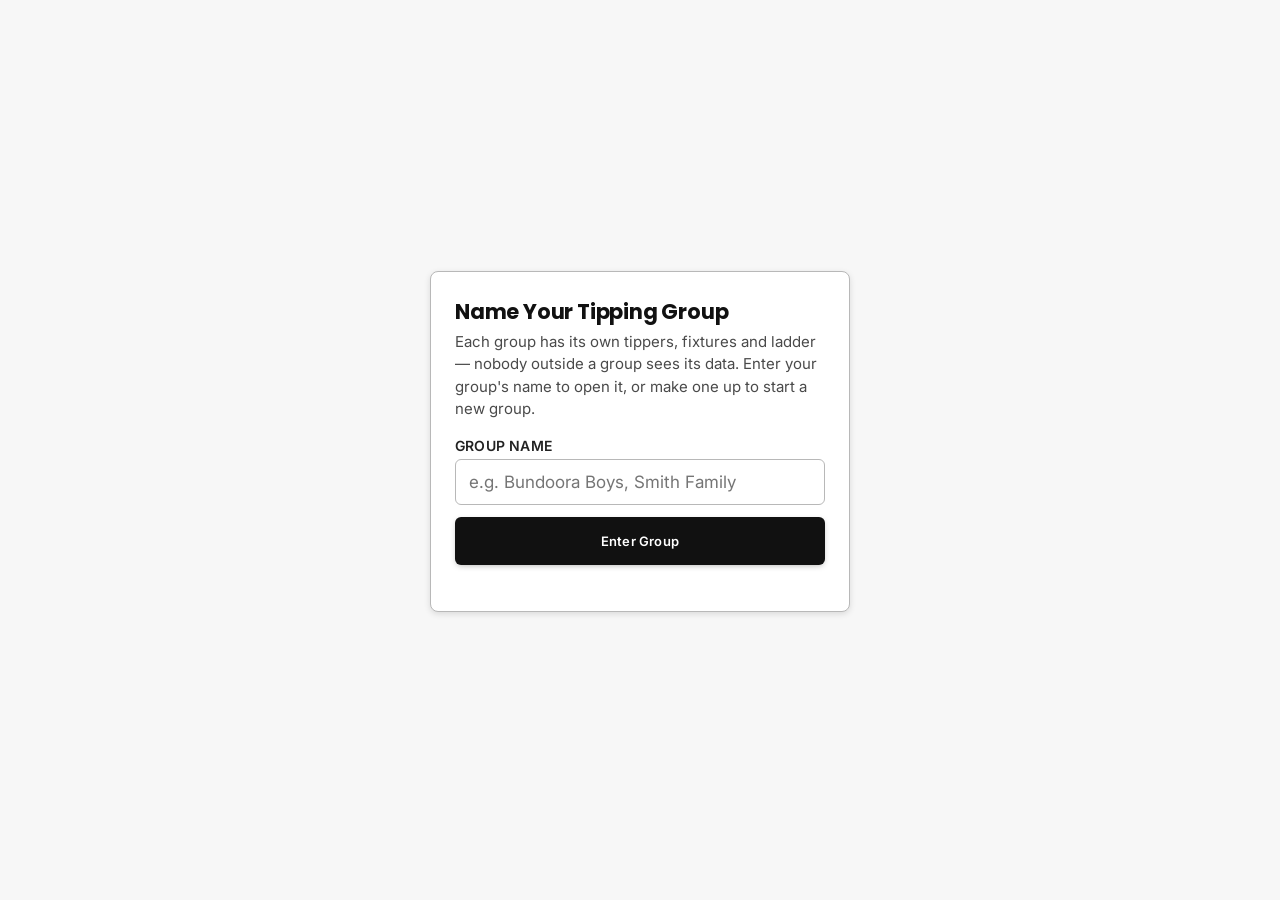
<file: index.html>
<!DOCTYPE html>
<html lang="en">
<head>
<meta charset="UTF-8">
<meta name="viewport" content="width=device-width, initial-scale=1.0">
<title>Footy Tipping — Leaderboard</title>
<link rel="preconnect" href="https://fonts.googleapis.com">
<link href="https://fonts.googleapis.com/css2?family=Poppins:wght@600;700;800&family=Inter:wght@400;500;600;700&display=swap" rel="stylesheet">
<style>
  :root{
    --brand:#0066CC;
    --brand-dark:#004A99;
    --brand-light:#E6F0FF;
    --ink:#111111;
    --muted:#4A4A4A;
    --paper:#F7F7F7;
    --card:#FFFFFF;
    --line:#B8B8B8;
    --success:#006B3C;
    --danger:#B00020;
  }
  *{box-sizing:border-box;}
  body{
    margin:0;
    background:var(--paper);
    color:var(--ink);
    font-family:'Inter',sans-serif;
    font-size:16px;
    min-height:100vh;
    -webkit-font-smoothing:antialiased;
    -moz-osx-font-smoothing:grayscale;
  }
  header.scoreboard{
    background:var(--card);
    color:var(--ink);
    padding:36px 20px 28px;
    text-align:center;
    position:relative;
    box-shadow:0 1px 0 rgba(43,41,37,0.06), 0 8px 24px -18px rgba(43,41,37,0.25);
  }
  header.scoreboard::after{
    content:"";
    position:absolute;
    left:0;right:0;bottom:0;
    height:3px;
    background:linear-gradient(90deg, var(--brand), var(--brand-dark));
  }
  header.scoreboard h1{
    font-family:'Poppins',sans-serif;
    font-weight:700;
    font-size:clamp(26px,5.5vw,38px);
    letter-spacing:-0.5px;
    margin:0 0 8px;
    color:var(--ink);
  }
  header.scoreboard p{
    display:inline-block;
    font-family:'Inter',sans-serif;
    font-weight:600;
    font-size:14px;
    letter-spacing:1px;
    text-transform:uppercase;
    color:var(--brand);
    background:var(--brand-light);
    padding:6px 16px;
    border-radius:6px;
    margin:0;
  }
  .banner{
    background:var(--brand-dark);
    color:#fff;
    font-family:'Inter',sans-serif;
    font-size:13px;
    font-weight:500;
    line-height:1.6;
    padding:12px 16px;
    text-align:center;
    box-shadow:inset 0 -1px 0 rgba(255,255,255,0.08);
  }
  .banner strong{color:#fff;text-decoration:underline;text-underline-offset:2px;}
  .backup-row{
    display:flex;
    gap:10px;
    justify-content:center;
    flex-wrap:wrap;
    padding:18px 20px 20px;
  }
  .backup-row .btn{font-size:14px;padding:9px 14px;}
  nav.tabs{
    display:flex;
    justify-content:center;
    gap:4px;
    background:var(--card);
    border-bottom:1px solid var(--line);
    flex-wrap:wrap;
    padding:10px 12px;
  }
  nav.tabs button{
    flex:1 1 auto;
    min-width:100px;
    background:transparent;
    border:none;
    border-radius:6px;
    color:var(--muted);
    font-family:'Inter',sans-serif;
    font-weight:600;
    font-size:16px;
    letter-spacing:0;
    padding:13px 16px;
    cursor:pointer;
    transition:color .15s ease, background .15s ease;
  }
  nav.tabs button:hover{color:var(--ink);background:var(--paper);}
  nav.tabs button.active{
    color:#fff;
    background:var(--brand);
    box-shadow:0 4px 10px -4px rgba(204,51,0,0.5);
  }
  main{
    max-width:840px;
    margin:0 auto;
    padding:28px 16px 80px;
  }
  .card{
    background:var(--card);
    border:1px solid var(--line);
    border-radius:8px;
    padding:24px;
    margin-bottom:18px;
    box-shadow:0 1px 2px rgba(43,41,37,0.03), 0 12px 28px -20px rgba(43,41,37,0.18);
  }
  .card h2{
    font-family:'Poppins',sans-serif;
    font-weight:700;
    font-size:21px;
    letter-spacing:-0.2px;
    margin:0 0 4px;
    color:var(--ink);
  }
  .card .sub{
    font-size:16px;
    color:var(--muted);
    margin:0 0 16px;
    line-height:1.5;
  }
  label{
    display:block;
    font-size:14px;
    font-weight:600;
    letter-spacing:0.2px;
    text-transform:uppercase;
    color:var(--muted);
    margin-bottom:5px;
    font-family:'Inter',sans-serif;
  }
  input[type=text], input[type=date], select, textarea{
    width:100%;
    padding:10px 13px;
    border:1.5px solid var(--line);
    border-radius:6px;
    font-family:'Inter',sans-serif;
    font-size:17px;
    background:#FFFFFF;
    color:var(--ink);
    transition:border-color .15s ease, box-shadow .15s ease;
  }
  textarea{
    font-family:'Inter',sans-serif;
    font-size:13.5px;
    resize:vertical;
    min-height:100px;
    line-height:1.6;
  }
  input:focus, select:focus, textarea:focus{
    outline:none;
    border-color:var(--brand);
    box-shadow:0 0 0 4px #99C7FF;
  }
  button:focus-visible{
    outline:3px solid #005FCC;
    outline-offset:2px;
  }
  .row{
    display:grid;
    grid-template-columns:1fr 1fr;
    gap:10px;
    margin-bottom:10px;
  }
  .row3{
    display:grid;
    grid-template-columns:80px 1fr 1fr 130px auto;
    gap:8px;
    align-items:end;
    margin-bottom:10px;
  }
  @media (max-width:640px){
    .row3{grid-template-columns:1fr 1fr;}
  }
  .btn{
    background:var(--brand);
    color:#fff;
    border:none;
    padding:11px 18px;
    font-family:'Inter',sans-serif;
    font-weight:600;
    font-size:13px;
    letter-spacing:0.2px;
    cursor:pointer;
    border-radius:6px;
    transition:background .15s ease, transform .1s ease, box-shadow .15s ease;
    box-shadow:0 2px 6px -2px rgba(204,51,0,0.4);
  }
  .btn:hover{background:var(--brand-dark);transform:translateY(-1px);box-shadow:0 4px 12px -3px rgba(204,51,0,0.45);}
  .btn:active{transform:scale(0.98) translateY(0);}
  .btn.gold{background:var(--ink);color:#fff;box-shadow:0 2px 6px -2px rgba(43,41,37,0.4);}
  .btn.gold:hover{background:#000;box-shadow:0 4px 12px -3px rgba(43,41,37,0.45);}
  .btn.ghost{
    background:transparent;
    color:var(--brand);
    border:1.5px solid var(--brand);
    box-shadow:none;
  }
  .btn.ghost:hover{background:var(--brand-light);box-shadow:none;transform:translateY(-1px);}
  .btn:disabled{opacity:.5;cursor:not-allowed;transform:none;}

  details.bulk{
    border:1.5px dashed var(--line);
    border-radius:6px;
    padding:14px 16px;
    margin-top:16px;
    background:var(--paper);
  }
  details.bulk summary{
    cursor:pointer;
    font-family:'Inter',sans-serif;
    font-weight:600;
    font-size:13px;
    color:var(--brand);
  }
  details.bulk .help{
    font-size:12.5px;
    color:var(--muted);
    margin:10px 0;
    line-height:1.6;
  }
  details.bulk code{
    background:var(--brand-light);
    color:var(--brand-dark);
    padding:2px 6px;
    border-radius:4px;
    font-size:11.5px;
    font-weight:600;
  }
  .import-summary{
    font-family:'Inter',sans-serif;
    font-weight:600;
    font-size:12.5px;
    margin-top:10px;
  }
  .import-summary.ok{color:var(--success);}
  .import-summary.warn{color:var(--danger);}
  .error-list{
    margin:8px 0 0;
    padding-left:18px;
    font-size:12.5px;
    color:var(--danger);
    max-height:160px;
    overflow-y:auto;
  }
  .error-list li{margin-bottom:3px;}

  .fixture-row{
    display:grid;
    grid-template-columns:48px 1fr auto;
    align-items:center;
    gap:10px;
    padding:10px 0;
    border-bottom:1px solid var(--line);
    font-size:16px;
  }
  .fixture-row:last-child{border-bottom:none;}
  .rnd-badge{
    font-family:'Inter',sans-serif;
    font-weight:700;
    font-size:14px;
    background:var(--brand-light);
    color:var(--brand-dark);
    padding:4px 7px;
    border-radius:6px;
    text-align:center;
  }
  .matchup{display:flex;align-items:center;gap:6px;flex-wrap:wrap;}
  .swatch{
    display:inline-block;
    width:10px;height:10px;
    border-radius:50%;
    flex:none;
    border:1px solid rgba(0,0,0,0.15);
  }
  .vs{color:var(--muted);font-family:'Inter',sans-serif;font-size:14px;font-weight:500;}

  .team-toggle{
    display:flex;
    border:1.5px solid var(--line);
    border-radius:6px;
    overflow:hidden;
    margin:6px 0 14px;
  }
  .team-toggle button{
    flex:1;
    border:none;
    background:var(--card);
    padding:13px 8px;
    font-family:'Inter',sans-serif;
    font-size:13.5px;
    font-weight:600;
    cursor:pointer;
    display:flex;
    align-items:center;
    justify-content:center;
    gap:6px;
    color:var(--ink);
    border-right:1.5px solid var(--line);
    text-align:center;
  }
  .team-toggle button:last-child{border-right:none;}
  .team-toggle button.selected{
    color:#fff;
  }
  .game-block{
    padding:12px 0;
    border-bottom:1px solid var(--line);
  }
  .game-block:last-child{border-bottom:none;}
  .game-meta{
    font-family:'Inter',sans-serif;
    font-weight:600;
    font-size:11.5px;
    color:var(--muted);
    letter-spacing:0.3px;
    text-transform:uppercase;
    margin-bottom:4px;
  }

  table.ladder{
    width:100%;
    border-collapse:collapse;
    font-size:14.5px;
  }
  table.ladder th{
    text-align:left;
    font-family:'Inter',sans-serif;
    font-weight:700;
    font-size:11.5px;
    letter-spacing:0.3px;
    text-transform:uppercase;
    color:var(--muted);
    border-bottom:2px solid var(--ink);
    padding:9px 6px;
  }
  table.ladder td{
    padding:11px 6px;
    border-bottom:1px solid var(--line);
    transition:background .1s ease;
  }
  table.ladder tbody tr:hover td{background:var(--paper);}
  table.ladder tr:first-child td{
    font-weight:700;
  }
  .points-cell{
    font-family:'Poppins',sans-serif;
    font-weight:700;
    font-size:17px;
    color:var(--brand);
  }
  .bar-wrap{
    background:var(--line);
    height:7px;
    border-radius:4px;
    overflow:hidden;
    margin-top:4px;
  }
  .bar{
    height:100%;
    background:var(--brand);
  }
  .grid-matrix{
    width:100%;
    border-collapse:collapse;
    font-size:14px;
    margin-top:10px;
  }
  .grid-matrix th, .grid-matrix td{
    border:1px solid var(--line);
    padding:7px 6px;
    text-align:center;
    white-space:nowrap;
  }
  .grid-matrix th{
    font-family:'Inter',sans-serif;
    font-weight:700;
    font-size:10.5px;
    background:var(--ink);
    color:#fff;
  }
  .tick{color:var(--success);font-weight:700;}
  .cross{color:var(--danger);font-weight:700;}
  .dash{color:var(--muted);}

  .empty{
    text-align:center;
    padding:32px 10px;
    color:var(--muted);
    font-size:14px;
  }
  .empty .big{
    font-family:'Poppins',sans-serif;
    font-weight:700;
    font-size:19px;
    color:var(--ink);
    display:block;
    margin-bottom:6px;
  }
  .tipper-chip-row{
    display:flex;
    gap:8px;
    flex-wrap:wrap;
    margin-bottom:14px;
    max-height:180px;
    overflow-y:auto;
    padding:2px;
  }
  .tipper-chip{
    padding:9px 15px;
    border:1.5px solid var(--line);
    border-radius:6px;
    background:var(--card);
    cursor:pointer;
    font-size:13.5px;
    font-weight:600;
    color:var(--ink);
  }
  .tipper-chip.active{
    background:var(--brand);
    color:#fff;
    border-color:var(--brand);
  }
  .status-line{
    font-family:'Inter',sans-serif;
    font-weight:500;
    font-size:14px;
    color:var(--muted);
    margin-top:8px;
    min-height:14px;
  }
  .status-line.ok{color:var(--success);}
  .status-line.err{color:var(--danger);}
  .del-x{
    background:transparent;
    border:none;
    color:var(--danger);
    cursor:pointer;
    font-size:21px;
    line-height:1;
    padding:4px 6px;
  }
  .count-tag{
    font-family:'Inter',sans-serif;
    font-weight:600;
    font-size:14px;
    color:var(--muted);
    float:right;
  }
  footer.credit{
    text-align:center;
    font-family:'Inter',sans-serif;
    font-weight:500;
    font-size:11px;
    letter-spacing:0.2px;
    color:var(--muted);
    padding:22px;
  }
  .reset-link{
    background:none;border:none;
    color:var(--muted);
    text-decoration:underline;
    font-size:11px;
    cursor:pointer;
    font-family:'Inter',sans-serif;
  }
  #groupGate{
    min-height:100vh;
    display:flex;
    align-items:center;
    justify-content:center;
    padding:20px;
  }
  #groupGate .card{
    max-width:420px;
    width:100%;
  }
  .group-indicator{
    font-family:'Inter',sans-serif;
    font-size:14px;
    color:var(--muted);
    margin-top:12px;
    display:flex;
    align-items:center;
    justify-content:center;
    gap:4px;
    flex-wrap:wrap;
  }
  .group-indicator strong{color:var(--brand);}
  .group-indicator button{
    background:none;border:none;
    color:var(--muted);
    text-decoration:underline;
    font-size:14px;
    cursor:pointer;
    font-family:'Inter',sans-serif;
    padding:0;
    margin-left:6px;
    transition:color .15s ease;
  }
  .group-indicator button:hover{color:var(--ink);}
  .group-indicator button.danger{color:var(--danger);}
  .group-indicator button.danger:hover{color:#7a251c;}
  .group-indicator .sep{color:var(--line);}
  @media (prefers-reduced-motion: reduce){
    *{transition:none !important;}
  }
  @media (max-width:480px){
    header.scoreboard{padding:26px 14px 20px;}
    header.scoreboard h1{font-size:23px;}
    header.scoreboard p{font-size:11px;padding:5px 12px;}
    main{padding:18px 10px 60px;}
    .card{padding:16px;border-radius:12px;}
    .card h2{font-size:16.5px;}
    .backup-row{flex-direction:column;padding:12px 14px 14px;}
    .backup-row .btn{width:100%;}
    nav.tabs{padding:6px 6px;gap:3px;}
    nav.tabs button{min-width:0;font-size:11.5px;padding:9px 4px;letter-spacing:0;}
    .row3{grid-template-columns:1fr 1fr;}
    .team-toggle button{font-size:12.5px;padding:11px 6px;}
    .team-toggle button .swatch{display:none;}
    table.ladder{font-size:13px;}
    table.ladder th, table.ladder td{padding:8px 4px;}
    .points-cell{font-size:15px;}
    .grid-matrix th, .grid-matrix td{padding:6px 4px;font-size:11px;}
    .tipper-chip{padding:8px 12px;font-size:12.5px;}
    #groupGate{padding:14px;}
    .group-indicator{font-size:11px;gap:3px;}
  }

  /* Older-adult accessibility: larger text, strong contrast and clearer controls */
  body, button, input, select, textarea { -webkit-text-size-adjust:100%; }
  button, input, select, textarea { min-height:46px; }
  .btn { min-height:48px; }
  nav.tabs button { min-height:50px; }
  .card { box-shadow:0 2px 6px rgba(0,0,0,0.12); }
  .card .sub, .game-meta, .status-line, .help { font-size:15px; }
  label { font-size:14px; color:#222; }
  .fixture-row { font-size:16px; }
  .team-toggle button { font-size:16px; min-height:56px; }
  .tipper-chip { font-size:16px; min-height:46px; }
  table.ladder th { font-size:14px; color:#222; }
  table.ladder td { font-size:16px; }
  .points-cell { font-size:20px; }
  .rnd-badge { font-size:14px; }
  .empty { font-size:16px; }
  .empty .big { font-size:22px; }
  @media (max-width:640px){
    body { font-size:17px; }
    .card { padding:20px; }
    nav.tabs button { font-size:15px; }
    .team-toggle button { font-size:15px; }
  }

</style>
</head>
<body>

<div id="groupGate">
  <div class="card">
    <h2>Name Your Tipping Group</h2>
    <p class="sub">Each group has its own tippers, fixtures and ladder — nobody outside a group sees its data. Enter your group's name to open it, or make one up to start a new group.</p>
    <label for="groupInput">Group Name</label>
    <input type="text" id="groupInput" placeholder="e.g. Bundoora Boys, Smith Family">
    <div style="height:12px;"></div>
    <button class="btn gold" id="groupEnterBtn" style="width:100%;">Enter Group</button>
    <div class="status-line" id="groupStatus"></div>
  </div>
</div>

<div id="appRoot" style="display:none;">

<header class="scoreboard">
  <h1>FOOTY TIPPING</h1>
  <p>SEASON COMP &middot; TIP TO WIN</p>
  <div class="group-indicator">Group: <strong id="groupNameDisplay"></strong><span class="sep">&middot;</span><button id="switchGroupBtn">Switch group</button><span class="sep">&middot;</span><button id="deleteGroupBtn" class="danger">Delete group</button></div>
</header>

<div class="banner" id="storageBanner" style="display:none;"></div>

<div class="backup-row">
  <button class="btn ghost" id="exportBtn">Download Season Backup</button>
  <button class="btn ghost" id="importBtn">Restore From Backup</button>
  <input type="file" id="importFile" accept="application/json" style="display:none;">
</div>

<nav class="tabs" id="tabNav">
  <button data-tab="fixtures" class="active">Draw</button>
  <button data-tab="tips">Tips</button>
  <button data-tab="results">Results</button>
  <button data-tab="ladder">Leaderboard</button>
</nav>

<main>

  <!-- FIXTURES TAB -->
  <section id="tab-fixtures" class="tab-panel">
    <div class="card">
      <h2>Tippers <span class="count-tag" id="tipperCount">0 / 50</span></h2>
      <p class="sub">One name per line. Paste a whole list at once, up to 50.</p>
      <textarea id="tippersTextarea" rows="6" placeholder="Joe&#10;Mary&#10;Kate&#10;..."></textarea>
      <div style="height:10px;"></div>
      <button class="btn gold" id="saveTippersBtn">Save Tippers</button>
      <div class="status-line" id="tipperStatus"></div>
    </div>

    <div class="card">
      <h2>Add Fixture</h2>
      <p class="sub">Enter a single game, or use bulk paste below for a whole round or season.</p>
      <div class="row3">
        <div>
          <label for="fRound">Round</label>
          <input type="text" id="fRound" placeholder="1">
        </div>
        <div>
          <label for="fHome">Home Team</label>
          <select id="fHome"></select>
        </div>
        <div>
          <label for="fAway">Away Team</label>
          <select id="fAway"></select>
        </div>
        <div>
          <label for="fDate">Date (optional)</label>
          <input type="date" id="fDate">
        </div>
        <div>
          <button class="btn" id="addFixtureBtn" style="width:100%;">Add</button>
        </div>
      </div>
      <div class="status-line" id="fixtureStatus"></div>

      <details class="bulk">
        <summary>Bulk paste fixtures (add a whole round or season at once)</summary>
        <p class="help">
          One game per line: <code>round, home team, away team, date</code> (date optional, YYYY-MM-DD).
          Team names can be full names or short codes like <code>GEE</code>, <code>WCE</code>.<br>
          Example:<br>
          <code>1, Carlton, Richmond, 2027-03-19</code><br>
          <code>1, Collingwood, Essendon</code>
        </p>
        <textarea id="bulkFixtureText" rows="6" placeholder="1, Carlton, Richmond, 2027-03-19&#10;1, Collingwood, Essendon"></textarea>
        <div style="height:10px;"></div>
        <button class="btn" id="bulkFixtureBtn">Import Fixtures</button>
        <div id="bulkFixtureOutput"></div>
      </details>
    </div>

    <div class="card">
      <h2>The Draw</h2>
      <div id="fixtureList"><p class="empty">Loading fixtures&hellip;</p></div>
    </div>
  </section>

  <!-- TIPS TAB -->
  <section id="tab-tips" class="tab-panel" style="display:none;">
    <div class="card">
      <h2>Who's Tipping?</h2>
      <div class="tipper-chip-row" id="tipsTipperChips"></div>
      <label for="tipsRoundSelect">Round</label>
      <select id="tipsRoundSelect" style="max-width:220px;"></select>
    </div>
    <div class="card">
      <h2 id="tipsCardTitle">Pick Your Winners</h2>
      <p class="sub">Tap a team to lock in your tip. Tap again to change it before saving.</p>
      <div id="tipsGamesList"><p class="empty">Select a tipper and round above.</p></div>
      <button class="btn gold" id="saveTipsBtn">Save Tips</button>
      <div class="status-line" id="tipsStatus"></div>
    </div>
  </section>

  <!-- RESULTS TAB -->
  <section id="tab-results" class="tab-panel" style="display:none;">
    <div class="card">
      <h2>Enter Results</h2>
      <label for="resultsRoundSelect">Round</label>
      <select id="resultsRoundSelect" style="max-width:220px;"></select>
      <div id="resultsGamesList" style="margin-top:10px;"><p class="empty">Select a round above.</p></div>
      <button class="btn gold" id="saveResultsBtn">Save Results</button>
      <div class="status-line" id="resultsStatus"></div>

      <details class="bulk">
        <summary>Bulk paste results (enter a whole round at once)</summary>
        <p class="help">
          One result per line: <code>round, home team, away team, winner</code>.
          Winner can be the winning team's name/code, or the word <code>home</code> / <code>away</code>.
          Draws aren't supported yet — leave drawn games out.<br>
          Example:<br>
          <code>1, Carlton, Richmond, Carlton</code><br>
          <code>1, Collingwood, Essendon, away</code>
        </p>
        <textarea id="bulkResultsText" rows="6" placeholder="1, Carlton, Richmond, Carlton&#10;1, Collingwood, Essendon, away"></textarea>
        <div style="height:10px;"></div>
        <button class="btn" id="bulkResultsBtn">Import Results</button>
        <div id="bulkResultsOutput"></div>
      </details>
    </div>
  </section>

  <!-- LADDER TAB -->
  <section id="tab-ladder" class="tab-panel" style="display:none;">
    <div class="card">
      <h2>Leaderboard</h2>
      <p class="sub">1 point for each correct tip. Scores update when results are entered.</p>
      <div id="ladderTable"><p class="empty">Loading&hellip;</p></div>
    </div>
    <div class="card">
      <h2>Round-by-Round Scoreboard</h2>
      <p class="sub">&#10003; correct &middot; &#10007; incorrect &middot; &ndash; no tip or no result yet</p>
      <div id="ladderMatrix" style="overflow-x:auto;"></div>
    </div>
  </section>

</main>

<footer class="credit">
  DATA SYNCS VIA SUPABASE &middot; VISIBLE TO ANYONE WITH THIS LINK
  &nbsp;&middot;&nbsp;
  <button class="reset-link" id="resetBtn">Reset all data</button>
</footer>

</div>

<script>
(function(){
  "use strict";

  const SUPABASE_URL = "https://yrevkjrichztuceguhaq.supabase.co";
  const SUPABASE_ANON_KEY = "sb_publishable_gX8iR-bw0E5Vmr2ruBUNsQ_lQS__Mr-";
  const SUPABASE_TABLE = "footy_tipping";

  function supabaseConfigured(){
    return SUPABASE_URL.indexOf("YOUR-PROJECT-REF") === -1
        && SUPABASE_ANON_KEY.indexOf("YOUR-ANON-PUBLIC-KEY") === -1
        && SUPABASE_URL.indexOf("http") === 0;
  }

  let currentGroup = null;

  function slugifyGroup(raw){
    return raw.trim().toLowerCase().replace(/[^a-z0-9]+/g, "-").replace(/^-+|-+$/g, "");
  }

  function resolveGroupFromUrl(){
    const params = new URLSearchParams(window.location.search);
    const g = params.get("group");
    return g ? slugifyGroup(g) : null;
  }

  function enterGroup(rawName){
    const slug = slugifyGroup(rawName);
    if(!slug){
      document.getElementById("groupStatus").textContent = "Enter a group name first.";
      document.getElementById("groupStatus").className = "status-line err";
      return;
    }
    try{ localStorage.setItem("lastFootyGroup", rawName.trim()); }catch(e){}
    const params = new URLSearchParams(window.location.search);
    params.set("group", slug);
    window.location.search = params.toString();
  }

  document.getElementById("groupEnterBtn").addEventListener("click", ()=>{
    enterGroup(document.getElementById("groupInput").value);
  });
  document.getElementById("groupInput").addEventListener("keydown", (e)=>{
    if(e.key === "Enter") enterGroup(e.target.value);
  });
  document.getElementById("switchGroupBtn").addEventListener("click", ()=>{
    const params = new URLSearchParams(window.location.search);
    params.delete("group");
    const base = window.location.pathname + (params.toString() ? "?"+params.toString() : "");
    window.location.href = base;
  });

  async function deleteGroup(){
    const typed = prompt(`This permanently deletes ALL data for the "${currentGroup}" group — tippers, fixtures, tips, and results. This can't be undone.\n\nType the group name exactly to confirm:`);
    if(typed === null) return;
    if(slugifyGroup(typed) !== currentGroup){
      alert("That didn't match the group name — nothing was deleted.");
      return;
    }
    try{
      const res = await fetch(
        `${SUPABASE_URL}/rest/v1/${SUPABASE_TABLE}?key=like.${encodeURIComponent(currentGroup + ":*")}`,
        {
          method: "DELETE",
          headers: {
            "apikey": SUPABASE_ANON_KEY,
            "Authorization": "Bearer " + SUPABASE_ANON_KEY,
            "Prefer": "return=minimal"
          }
        }
      );
      if(!res.ok) throw new Error(await res.text());
      alert(`"${currentGroup}" has been deleted.`);
      const params = new URLSearchParams(window.location.search);
      params.delete("group");
      window.location.href = window.location.pathname + (params.toString() ? "?"+params.toString() : "");
    }catch(e){
      alert("Couldn't delete the group — check your connection and try again.");
    }
  }
  document.getElementById("deleteGroupBtn").addEventListener("click", deleteGroup);
  try{
    const last = localStorage.getItem("lastFootyGroup");
    if(last) document.getElementById("groupInput").value = last;
  }catch(e){}

  const MAX_TIPPERS = 50;

  const TEAMS = [
    {name:"Adelaide Crows", abbr:"ADE", color:"#002B5C"},
    {name:"Brisbane Lions", abbr:"BRI", color:"#7A003C"},
    {name:"Carlton", abbr:"CAR", color:"#00285E"},
    {name:"Collingwood", abbr:"COL", color:"#1A1A1A"},
    {name:"Essendon", abbr:"ESS", color:"#CC2031"},
    {name:"Fremantle", abbr:"FRE", color:"#2E1A47"},
    {name:"Geelong Cats", abbr:"GEE", color:"#1B2A4A"},
    {name:"Gold Coast Suns", abbr:"GCS", color:"#B90E31"},
    {name:"GWS Giants", abbr:"GWS", color:"#F47920"},
    {name:"Hawthorn", abbr:"HAW", color:"#7A4A14"},
    {name:"Melbourne", abbr:"MEL", color:"#061E42"},
    {name:"North Melbourne", abbr:"NTH", color:"#013A81"},
    {name:"Port Adelaide", abbr:"PTA", color:"#00A8E1"},
    {name:"Richmond", abbr:"RIC", color:"#B8960C"},
    {name:"St Kilda", abbr:"STK", color:"#ED0F05"},
    {name:"Sydney Swans", abbr:"SYD", color:"#E21937"},
    {name:"West Coast Eagles", abbr:"WCE", color:"#1D3F91"},
    {name:"Western Bulldogs", abbr:"WB", color:"#DA1A35"}
  ];
  const teamColor = (name) => (TEAMS.find(t=>t.name===name) || {}).color || "#999";

  function resolveTeam(input){
    if(!input) return null;
    const s = String(input).trim().toLowerCase();
    if(!s) return null;
    let hit = TEAMS.find(t=>t.name.toLowerCase()===s);
    if(hit) return hit.name;
    hit = TEAMS.find(t=>t.abbr.toLowerCase()===s);
    if(hit) return hit.name;
    const contains = TEAMS.filter(t=>t.name.toLowerCase().includes(s));
    if(contains.length===1) return contains[0].name;
    return null;
  }

  let tippers = [];
  let fixtures = [];
  let results = {};
  let tips = {};

  let activeTipper = null;
  let activeTab = "fixtures";

  async function storGet(key){
    if(!supabaseConfigured()) return null;
    const scopedKey = currentGroup + ":" + key;
    try{
      const res = await fetch(
        `${SUPABASE_URL}/rest/v1/${SUPABASE_TABLE}?key=eq.${encodeURIComponent(scopedKey)}&select=value`,
        { headers: {
            "apikey": SUPABASE_ANON_KEY,
            "Authorization": "Bearer " + SUPABASE_ANON_KEY
          }
        }
      );
      if(!res.ok) return null;
      const rows = await res.json();
      return (rows && rows.length) ? rows[0].value : null;
    }catch(e){
      return null;
    }
  }

  async function storSet(key, value){
    if(!supabaseConfigured()) return false;
    const scopedKey = currentGroup + ":" + key;
    try{
      const res = await fetch(`${SUPABASE_URL}/rest/v1/${SUPABASE_TABLE}`, {
        method: "POST",
        headers: {
          "apikey": SUPABASE_ANON_KEY,
          "Authorization": "Bearer " + SUPABASE_ANON_KEY,
          "Content-Type": "application/json",
          "Prefer": "resolution=merge-duplicates,return=minimal"
        },
        body: JSON.stringify([{key: scopedKey, value}])
      });
      return res.ok;
    }catch(e){
      return false;
    }
  }

  function setStatus(id, msg, cls){
    const el = document.getElementById(id);
    el.textContent = msg;
    el.className = "status-line" + (cls ? " "+cls : "");
    if(msg){
      setTimeout(()=>{ if(el.textContent===msg){ el.textContent=""; el.className="status-line"; } }, 3000);
    }
  }

  async function loadAll(){
    const [t, f, r, tp] = await Promise.all([
      storGet("tippers"), storGet("fixtures"), storGet("results"), storGet("tips")
    ]);
    tippers = t || [];
    fixtures = f || [];
    results = r || {};
    tips = tp || {};
  }

  function populateTeamSelects(){
    ["fHome","fAway"].forEach(id=>{
      const sel = document.getElementById(id);
      sel.innerHTML = '<option value="">Select team&hellip;</option>' +
        TEAMS.map(t=>`<option value="${t.name}">${t.name}</option>`).join("");
    });
  }

  function renderTippersTextarea(){
    document.getElementById("tippersTextarea").value = tippers.join("\n");
    document.getElementById("tipperCount").textContent = tippers.length + " / " + MAX_TIPPERS;
  }

  function getRoundsSorted(){
    const set = new Set(fixtures.map(f=>f.round));
    return Array.from(set).sort((a,b)=>{
      const na = parseFloat(a), nb = parseFloat(b);
      if(!isNaN(na) && !isNaN(nb)) return na-nb;
      return String(a).localeCompare(String(b));
    });
  }

  function populateRoundSelects(){
    const rounds = getRoundsSorted();
    ["tipsRoundSelect","resultsRoundSelect"].forEach(id=>{
      const sel = document.getElementById(id);
      const prev = sel.value;
      sel.innerHTML = rounds.length
        ? rounds.map(r=>`<option value="${r}">Round ${r}</option>`).join("")
        : '<option value="">No fixtures yet</option>';
      if(rounds.includes(prev)) sel.value = prev;
    });
  }

  function renderFixtureList(){
    const wrap = document.getElementById("fixtureList");
    if(fixtures.length === 0){
      wrap.innerHTML = '<div class="empty"><span class="big">No fixtures yet</span>Add this season\'s games above, round by round, or use bulk paste.</div>';
      return;
    }
    const rounds = getRoundsSorted();
    let html = "";
    rounds.forEach(rnd=>{
      html += `<div class="game-meta" style="margin:14px 0 4px;font-size:14px;">ROUND ${rnd}</div>`;
      fixtures.filter(f=>f.round===rnd).forEach(f=>{
        html += `
          <div class="fixture-row">
            <span class="rnd-badge">${rnd}</span>
            <span class="matchup">
              <span class="swatch" style="background:${teamColor(f.home)}"></span>${f.home}
              <span class="vs">vs</span>
              <span class="swatch" style="background:${teamColor(f.away)}"></span>${f.away}
              ${f.date ? `<span class="vs">&middot; ${f.date}</span>` : ""}
            </span>
            <button class="del-x" data-id="${f.id}" title="Remove fixture">&times;</button>
          </div>`;
      });
    });
    wrap.innerHTML = html;
    wrap.querySelectorAll(".del-x").forEach(btn=>{
      btn.addEventListener("click", async ()=>{
        fixtures = fixtures.filter(f=>f.id !== btn.dataset.id);
        renderFixtureList();
        populateRoundSelects();
        renderTipsGames();
        renderResultsGames();
        renderLadder();
        await storSet("fixtures", fixtures);
      });
    });
  }

  document.getElementById("addFixtureBtn").addEventListener("click", async ()=>{
    const round = document.getElementById("fRound").value.trim();
    const home = document.getElementById("fHome").value;
    const away = document.getElementById("fAway").value;
    const date = document.getElementById("fDate").value;
    if(!round || !home || !away){
      setStatus("fixtureStatus","Round, home team and away team are all required.","err");
      return;
    }
    if(home === away){
      setStatus("fixtureStatus","Home and away teams must be different.","err");
      return;
    }
    const id = "g" + Date.now() + Math.floor(Math.random()*1000);
    fixtures.push({id, round, home, away, date});

    document.getElementById("fRound").value = round;
    document.getElementById("fHome").value = "";
    document.getElementById("fAway").value = "";
    document.getElementById("fDate").value = "";
    renderFixtureList();
    populateRoundSelects();
    renderTipsGames();
    renderResultsGames();
    renderLadder();

    const ok = await storSet("fixtures", fixtures);
    setStatus("fixtureStatus", ok ? "Fixture added." : "Added, but couldn't sync — see banner above.", ok?"ok":"err");
  });

  function bulkAddFixtures(text){
    const lines = text.split("\n").map(l=>l.trim()).filter(Boolean);
    let added=0, skipped=0;
    const errors=[];
    lines.forEach((line, idx)=>{
      const parts = line.split(",").map(p=>p.trim());
      if(parts.length<3){
        errors.push(`Line ${idx+1}: need round, home, away — got "${line}"`);
        return;
      }
      const [roundRaw, homeRaw, awayRaw, dateRaw] = parts;
      const round = roundRaw.replace(/^round\s*/i,"").trim();
      const home = resolveTeam(homeRaw);
      const away = resolveTeam(awayRaw);
      if(!round){ errors.push(`Line ${idx+1}: missing round`); return; }
      if(!home){ errors.push(`Line ${idx+1}: couldn't match team "${homeRaw}"`); return; }
      if(!away){ errors.push(`Line ${idx+1}: couldn't match team "${awayRaw}"`); return; }
      if(home===away){ errors.push(`Line ${idx+1}: home and away are the same team`); return; }
      const dup = fixtures.some(f=>f.round===round && f.home===home && f.away===away);
      if(dup){ skipped++; return; }
      fixtures.push({id:"g"+Date.now()+Math.floor(Math.random()*10000)+idx, round, home, away, date: dateRaw||""});
      added++;
    });
    return {added, skipped, errors};
  }

  document.getElementById("bulkFixtureBtn").addEventListener("click", async ()=>{
    const text = document.getElementById("bulkFixtureText").value;
    const out = document.getElementById("bulkFixtureOutput");
    if(!text.trim()){
      out.innerHTML = '<p class="import-summary warn">Paste some fixture lines first.</p>';
      return;
    }
    const {added, skipped, errors} = bulkAddFixtures(text);
    renderFixtureList();
    populateRoundSelects();
    renderTipsGames();
    renderResultsGames();
    renderLadder();
    const ok = added > 0 ? await storSet("fixtures", fixtures) : true;

    let html = `<p class="import-summary ${errors.length?'warn':'ok'}">Added ${added}, skipped ${skipped} duplicate${skipped===1?'':'s'}${errors.length?`, ${errors.length} line${errors.length===1?'':'s'} had problems`:''}.${added>0 && !ok ? ' Could not sync.' : ''}</p>`;
    if(errors.length){
      html += `<ul class="error-list">${errors.map(e=>`<li>${e}</li>`).join("")}</ul>`;
    }
    out.innerHTML = html;
    if(added>0) document.getElementById("bulkFixtureText").value = "";
  });

  document.getElementById("saveTippersBtn").addEventListener("click", async ()=>{
    const raw = document.getElementById("tippersTextarea").value;
    const names = raw.split("\n").map(n=>n.trim()).filter(Boolean);
    const unique = Array.from(new Set(names));
    if(unique.length > MAX_TIPPERS){
      setStatus("tipperStatus", `Max ${MAX_TIPPERS} tippers — you pasted ${unique.length}. Trimmed to the first ${MAX_TIPPERS}.`, "err");
    }
    tippers = unique.slice(0, MAX_TIPPERS);
    renderTippersTextarea();
    renderTipsTipperChips();
    renderLadder();
    const ok = await storSet("tippers", tippers);
    if(unique.length <= MAX_TIPPERS){
      setStatus("tipperStatus", ok ? "Tippers saved." : "Saved locally, but couldn't sync — see banner above.", ok?"ok":"err");
    }
  });

  function renderTipsTipperChips(){
    const wrap = document.getElementById("tipsTipperChips");
    if(tippers.length === 0){
      wrap.innerHTML = '<span class="empty" style="padding:6px 0;">Add tipper names on the Fixtures tab first.</span>';
      activeTipper = null;
      return;
    }
    if(!activeTipper || !tippers.includes(activeTipper)) activeTipper = tippers[0];
    wrap.innerHTML = tippers.map(name=>
      `<button class="tipper-chip ${name===activeTipper?"active":""}" data-name="${name}">${name}</button>`
    ).join("");
    wrap.querySelectorAll(".tipper-chip").forEach(btn=>{
      btn.addEventListener("click", ()=>{
        activeTipper = btn.dataset.name;
        renderTipsTipperChips();
        renderTipsGames();
      });
    });
  }

  function currentRound(selectId){
    const sel = document.getElementById(selectId);
    return sel.value || null;
  }

  function renderTipsGames(){
    const wrap = document.getElementById("tipsGamesList");
    const title = document.getElementById("tipsCardTitle");
    const round = currentRound("tipsRoundSelect");
    if(!activeTipper){
      wrap.innerHTML = '<p class="empty">Add tipper names on the Fixtures tab first.</p>';
      title.textContent = "Pick Your Winners";
      return;
    }
    title.textContent = activeTipper + "'s Tips";
    if(!round){
      wrap.innerHTML = '<p class="empty">Add fixtures for a round first.</p>';
      return;
    }
    const games = fixtures.filter(f=>f.round===round);
    if(games.length===0){
      wrap.innerHTML = '<p class="empty">No games in this round.</p>';
      return;
    }
    const myTips = tips[activeTipper] || {};
    wrap.innerHTML = games.map(g=>{
      const pick = myTips[g.id];
      return `
        <div class="game-block">
          <div class="game-meta">ROUND ${g.round}${g.date ? " &middot; "+g.date : ""}</div>
          <div class="team-toggle" data-game="${g.id}">
            <button data-team="${g.home}" class="${pick===g.home?"selected":""}" style="${pick===g.home?`background:${teamColor(g.home)};border-color:${teamColor(g.home)};`:""}">
              <span class="swatch" style="background:${teamColor(g.home)}"></span>${g.home}
            </button>
            <button data-team="${g.away}" class="${pick===g.away?"selected":""}" style="${pick===g.away?`background:${teamColor(g.away)};border-color:${teamColor(g.away)};`:""}">
              <span class="swatch" style="background:${teamColor(g.away)}"></span>${g.away}
            </button>
          </div>
        </div>`;
    }).join("");

    wrap.querySelectorAll(".team-toggle").forEach(toggle=>{
      const gameId = toggle.dataset.game;
      toggle.querySelectorAll("button").forEach(btn=>{
        btn.addEventListener("click", ()=>{
          if(!tips[activeTipper]) tips[activeTipper] = {};
          const already = tips[activeTipper][gameId] === btn.dataset.team;
          if(already){
            delete tips[activeTipper][gameId];
          }else{
            tips[activeTipper][gameId] = btn.dataset.team;
          }
          renderTipsGames();
        });
      });
    });
  }

  document.getElementById("tipsRoundSelect").addEventListener("change", renderTipsGames);

  document.getElementById("saveTipsBtn").addEventListener("click", async ()=>{
    if(!activeTipper){
      setStatus("tipsStatus","Select a tipper first.","err");
      return;
    }
    renderLadder();
    const ok = await storSet("tips", tips);
    setStatus("tipsStatus", ok ? "Tips saved for "+activeTipper+"." : "Saved locally, but couldn't sync — see banner above.", ok?"ok":"err");
  });

  function renderResultsGames(){
    const wrap = document.getElementById("resultsGamesList");
    const round = currentRound("resultsRoundSelect");
    if(!round){
      wrap.innerHTML = '<p class="empty">Add fixtures for a round first.</p>';
      return;
    }
    const games = fixtures.filter(f=>f.round===round);
    if(games.length===0){
      wrap.innerHTML = '<p class="empty">No games in this round.</p>';
      return;
    }
    wrap.innerHTML = games.map(g=>{
      const winner = results[g.id];
      return `
        <div class="game-block">
          <div class="game-meta">ROUND ${g.round}${g.date ? " &middot; "+g.date : ""}</div>
          <div class="team-toggle" data-game="${g.id}">
            <button data-team="${g.home}" class="${winner===g.home?"selected":""}" style="${winner===g.home?`background:${teamColor(g.home)};border-color:${teamColor(g.home)};`:""}">
              <span class="swatch" style="background:${teamColor(g.home)}"></span>${g.home}
            </button>
            <button data-team="${g.away}" class="${winner===g.away?"selected":""}" style="${winner===g.away?`background:${teamColor(g.away)};border-color:${teamColor(g.away)};`:""}">
              <span class="swatch" style="background:${teamColor(g.away)}"></span>${g.away}
            </button>
          </div>
        </div>`;
    }).join("");

    wrap.querySelectorAll(".team-toggle").forEach(toggle=>{
      const gameId = toggle.dataset.game;
      toggle.querySelectorAll("button").forEach(btn=>{
        btn.addEventListener("click", ()=>{
          const already = results[gameId] === btn.dataset.team;
          if(already){
            delete results[gameId];
          }else{
            results[gameId] = btn.dataset.team;
          }
          renderResultsGames();
        });
      });
    });
  }

  document.getElementById("resultsRoundSelect").addEventListener("change", renderResultsGames);

  document.getElementById("saveResultsBtn").addEventListener("click", async ()=>{
    renderLadder();
    const ok = await storSet("results", results);
    setStatus("resultsStatus", ok ? "Results saved." : "Saved locally, but couldn't sync — see banner above.", ok?"ok":"err");
  });

  function bulkEnterResults(text){
    const lines = text.split("\n").map(l=>l.trim()).filter(Boolean);
    let applied=0;
    const errors=[];
    lines.forEach((line, idx)=>{
      const parts = line.split(",").map(p=>p.trim());
      if(parts.length<4){
        errors.push(`Line ${idx+1}: need round, home, away, winner — got "${line}"`);
        return;
      }
      const [roundRaw, homeRaw, awayRaw, winnerRaw] = parts;
      const round = roundRaw.replace(/^round\s*/i,"").trim();
      const home = resolveTeam(homeRaw);
      const away = resolveTeam(awayRaw);
      if(!home || !away){
        errors.push(`Line ${idx+1}: couldn't match teams "${homeRaw}" / "${awayRaw}"`);
        return;
      }
      let winner = resolveTeam(winnerRaw);
      if(!winner){
        if(/^home$/i.test(winnerRaw.trim())) winner = home;
        else if(/^away$/i.test(winnerRaw.trim())) winner = away;
      }
      let game = fixtures.find(f=>f.round===round && f.home===home && f.away===away);
      if(!game) game = fixtures.find(f=>f.round===round && f.home===away && f.away===home);
      if(!game){
        errors.push(`Line ${idx+1}: no fixture found for Round ${round}, ${homeRaw} v ${awayRaw}`);
        return;
      }
      if(winner!==game.home && winner!==game.away){
        errors.push(`Line ${idx+1}: winner "${winnerRaw}" doesn't match either team in that game`);
        return;
      }
      results[game.id] = winner;
      applied++;
    });
    return {applied, errors};
  }

  document.getElementById("bulkResultsBtn").addEventListener("click", async ()=>{
    const text = document.getElementById("bulkResultsText").value;
    const out = document.getElementById("bulkResultsOutput");
    if(!text.trim()){
      out.innerHTML = '<p class="import-summary warn">Paste some result lines first.</p>';
      return;
    }
    const {applied, errors} = bulkEnterResults(text);
    renderResultsGames();
    renderLadder();
    const ok = applied > 0 ? await storSet("results", results) : true;

    let html = `<p class="import-summary ${errors.length?'warn':'ok'}">Applied ${applied} result${applied===1?'':'s'}${errors.length?`, ${errors.length} line${errors.length===1?'':'s'} had problems`:''}.${applied>0 && !ok ? ' Could not sync.' : ''}</p>`;
    if(errors.length){
      html += `<ul class="error-list">${errors.map(e=>`<li>${e}</li>`).join("")}</ul>`;
    }
    out.innerHTML = html;
    if(applied>0) document.getElementById("bulkResultsText").value = "";
  });

  function computeScores(){
    return tippers.map(name=>{
      let points = 0, played = 0;
      fixtures.forEach(g=>{
        const winner = results[g.id];
        if(!winner) return;
        const pick = (tips[name] || {})[g.id];
        if(!pick) return;
        played++;
        if(pick === winner) points++;
      });
      return {name, points, played};
    }).sort((a,b)=> b.points - a.points);
  }

  function renderLadder(){
    const wrap = document.getElementById("ladderTable");
    if(tippers.length===0){
      wrap.innerHTML = '<div class="empty"><span class="big">No tippers yet</span>Add names on the Fixtures tab to start the leaderboard.</div>';
      document.getElementById("ladderMatrix").innerHTML = "";
      return;
    }
    const scored = computeScores();
    const maxPts = Math.max(1, ...scored.map(s=>s.points));
    let html = `<table class="ladder"><thead><tr><th>#</th><th>Tipper</th><th>Correct</th><th>Tipped</th></tr></thead><tbody>`;
    scored.forEach((s,i)=>{
      html += `<tr>
        <td>${i+1}</td>
        <td>${s.name}
          <div class="bar-wrap"><div class="bar" style="width:${(s.points/maxPts*100).toFixed(0)}%"></div></div>
        </td>
        <td class="points-cell">${s.points}</td>
        <td>${s.played}</td>
      </tr>`;
    });
    html += `</tbody></table>`;
    wrap.innerHTML = html;

    const matrixWrap = document.getElementById("ladderMatrix");
    const gamesWithResults = fixtures.filter(f=>results[f.id]);
    if(gamesWithResults.length===0){
      matrixWrap.innerHTML = '<p class="empty">No results entered yet.</p>';
      return;
    }
    const roundsOrdered = getRoundsSorted();
    let mhtml = `<table class="grid-matrix"><thead><tr><th>Game</th>${tippers.map(n=>`<th>${n}</th>`).join("")}</tr></thead><tbody>`;
    roundsOrdered.forEach(rnd=>{
      gamesWithResults.filter(g=>g.round===rnd).forEach(g=>{
        const winner = results[g.id];
        mhtml += `<tr><td style="text-align:left;">R${g.round}: ${TEAMS.find(t=>t.name===g.home)?.abbr || g.home} v ${TEAMS.find(t=>t.name===g.away)?.abbr || g.away}</td>`;
        tippers.forEach(name=>{
          const pick = (tips[name]||{})[g.id];
          let cell = '<span class="dash">&ndash;</span>';
          if(pick){
            cell = pick===winner ? '<span class="tick">&#10003;</span>' : '<span class="cross">&#10007;</span>';
          }
          mhtml += `<td>${cell}</td>`;
        });
        mhtml += `</tr>`;
      });
    });
    mhtml += `</tbody></table>`;
    matrixWrap.innerHTML = mhtml;
  }

  document.getElementById("tabNav").addEventListener("click", (e)=>{
    const btn = e.target.closest("button[data-tab]");
    if(!btn) return;
    activeTab = btn.dataset.tab;
    document.querySelectorAll("#tabNav button").forEach(b=>b.classList.toggle("active", b===btn));
    document.querySelectorAll(".tab-panel").forEach(p=>p.style.display="none");
    document.getElementById("tab-"+activeTab).style.display="block";
    if(activeTab==="ladder") renderLadder();
    if(activeTab==="tips") { renderTipsTipperChips(); renderTipsGames(); }
    if(activeTab==="results") renderResultsGames();
  });

  function exportData(){
    const payload = {tippers, fixtures, results, tips, exportedAt: new Date().toISOString()};
    const blob = new Blob([JSON.stringify(payload, null, 2)], {type:"application/json"});
    const url = URL.createObjectURL(blob);
    const a = document.createElement("a");
    a.href = url;
    a.download = "footy-tipping-backup-" + new Date().toISOString().slice(0,10) + ".json";
    document.body.appendChild(a);
    a.click();
    a.remove();
    URL.revokeObjectURL(url);
  }

  async function importData(file){
    try{
      const text = await file.text();
      const data = JSON.parse(text);
      if(!data || typeof data !== "object") throw new Error("bad file");
      tippers = Array.isArray(data.tippers) ? data.tippers.slice(0, MAX_TIPPERS) : tippers;
      fixtures = Array.isArray(data.fixtures) ? data.fixtures : fixtures;
      results = (data.results && typeof data.results === "object") ? data.results : results;
      tips = (data.tips && typeof data.tips === "object") ? data.tips : tips;

      renderTippersTextarea();
      renderFixtureList();
      populateRoundSelects();
      renderTipsTipperChips();
      renderTipsGames();
      renderResultsGames();
      renderLadder();

      const results_ = await Promise.all([
        storSet("tippers", tippers),
        storSet("fixtures", fixtures),
        storSet("results", results),
        storSet("tips", tips)
      ]);
      const allOk = results_.every(Boolean);
      alert(allOk
        ? "Backup restored and synced."
        : "Backup restored on this screen, but couldn't sync — see banner above.");
    }catch(e){
      alert("Couldn't read that file — make sure it's a backup exported from this sheet.");
    }
  }

  document.getElementById("exportBtn").addEventListener("click", exportData);
  document.getElementById("importBtn").addEventListener("click", ()=>{
    document.getElementById("importFile").click();
  });
  document.getElementById("importFile").addEventListener("change", (e)=>{
    const file = e.target.files[0];
    if(file) importData(file);
    e.target.value = "";
  });

  async function checkStorageAvailability(){
    const banner = document.getElementById("storageBanner");
    if(!supabaseConfigured()){
      banner.style.display = "block";
      banner.innerHTML = "<strong>Setup needed:</strong> this sheet isn't connected to a database yet. Open this file's source and follow the setup notes at the top of the &lt;script&gt; section to add your Supabase URL and key. Until then, use <strong>Download Season Backup</strong> to keep your data.";
      return false;
    }
    const wrote = await storSet("__probe__", {ok:true, t:Date.now()});
    if(!wrote){
      banner.style.display = "block";
      banner.innerHTML = "<strong>Heads up:</strong> couldn't reach the database — double check your Supabase URL/key and that the table and policies were created. Use <strong>Download Season Backup</strong> to keep a copy meanwhile.";
      return false;
    }
    banner.style.display = "none";
    return true;
  }

  document.getElementById("resetBtn").addEventListener("click", async ()=>{
    if(!confirm(`Clear all fixtures, tippers, tips and results for the "${currentGroup}" group? This can't be undone, and won't affect any other group.`)) return;
    tippers = []; fixtures = []; results = {}; tips = {};
    renderTippersTextarea();
    renderFixtureList();
    populateRoundSelects();
    renderTipsTipperChips();
    renderTipsGames();
    renderResultsGames();
    renderLadder();
    await Promise.all([
      storSet("tippers", tippers),
      storSet("fixtures", fixtures),
      storSet("results", results),
      storSet("tips", tips)
    ]);
  });

  (async function boot(){
    currentGroup = resolveGroupFromUrl();
    if(!currentGroup){
      document.getElementById("groupGate").style.display = "flex";
      document.getElementById("appRoot").style.display = "none";
      return;
    }
    document.getElementById("groupGate").style.display = "none";
    document.getElementById("appRoot").style.display = "block";
    document.getElementById("groupNameDisplay").textContent = currentGroup;

    populateTeamSelects();
    await loadAll();
    renderTippersTextarea();
    renderFixtureList();
    populateRoundSelects();
    renderTipsTipperChips();
    renderTipsGames();
    renderResultsGames();
    renderLadder();
    checkStorageAvailability();
  })();

})();
</script>

</body>
</html>
</file>
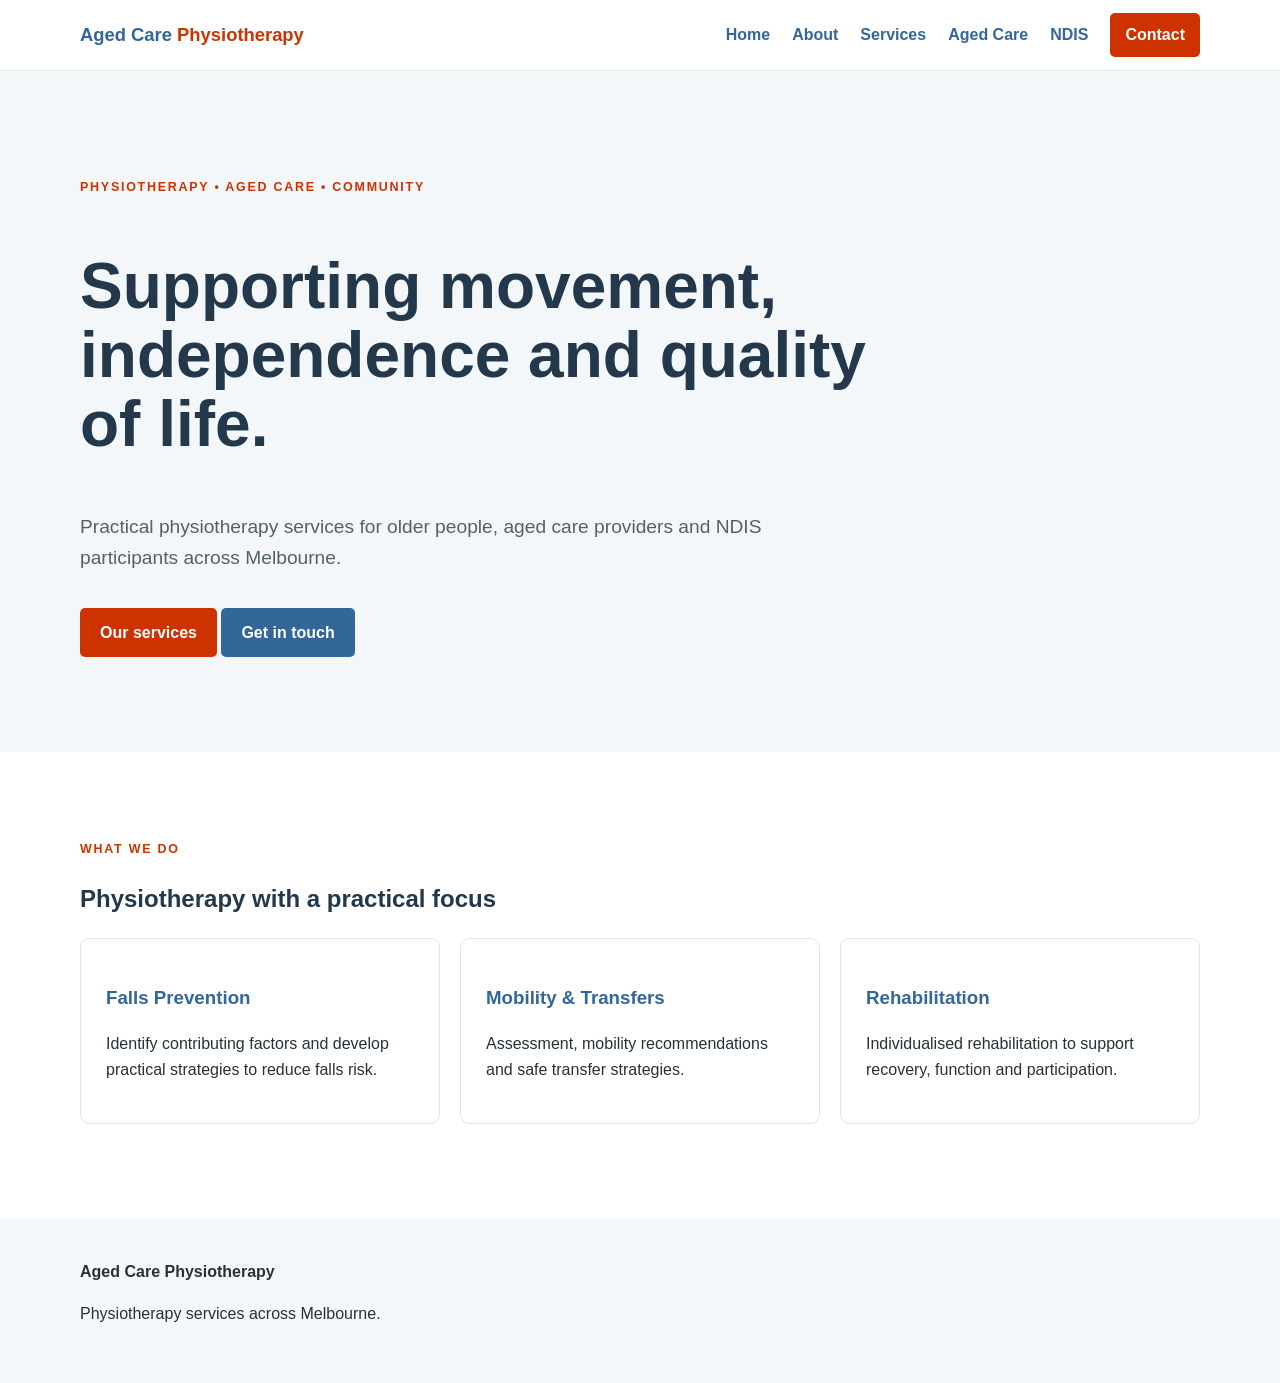
<file: gitlab-test/public/index.html>
<!doctype html><html lang="en-AU"><head><meta charset="utf-8"><meta name="viewport" content="width=device-width,initial-scale=1"><title>Aged Care Physiotherapy | Melbourne</title><meta name="description" content="Aged Care Physiotherapy provides physiotherapy, falls prevention, mobility, rehabilitation and wellness services across Melbourne."><meta name="robots" content="index,follow"><link rel="stylesheet" href="css/style.css"></head><body><header><div class="container nav"><a class="brand" href="index.html">Aged Care <span>Physiotherapy</span></a><button class="menu" aria-label="Open menu">☰</button><nav><a href="index.html">Home</a><a href="about.html">About</a><a href="services.html">Services</a><a href="aged-care.html">Aged Care</a><a href="ndis.html">NDIS</a><a class="cta" href="contact.html">Contact</a></nav></div></header><main><section class="hero"><div class="container"><p class="eyebrow">PHYSIOTHERAPY • AGED CARE • COMMUNITY</p><h1>Supporting movement, independence and quality of life.</h1><p class="lead">Practical physiotherapy services for older people, aged care providers and NDIS participants across Melbourne.</p><a class="button" href="services.html">Our services</a> <a class="button alt" href="contact.html">Get in touch</a></div></section><section class="section"><div class="container"><p class="eyebrow">WHAT WE DO</p><h2>Physiotherapy with a practical focus</h2><div class="cards"><article><h3>Falls Prevention</h3><p>Identify contributing factors and develop practical strategies to reduce falls risk.</p></article><article><h3>Mobility & Transfers</h3><p>Assessment, mobility recommendations and safe transfer strategies.</p></article><article><h3>Rehabilitation</h3><p>Individualised rehabilitation to support recovery, function and participation.</p></article></div></div></section></main><footer><div class="container"><strong>Aged Care Physiotherapy</strong><p>Physiotherapy services across Melbourne.</p></div></footer><script src="js/main.js"></script></body></html>
</file>
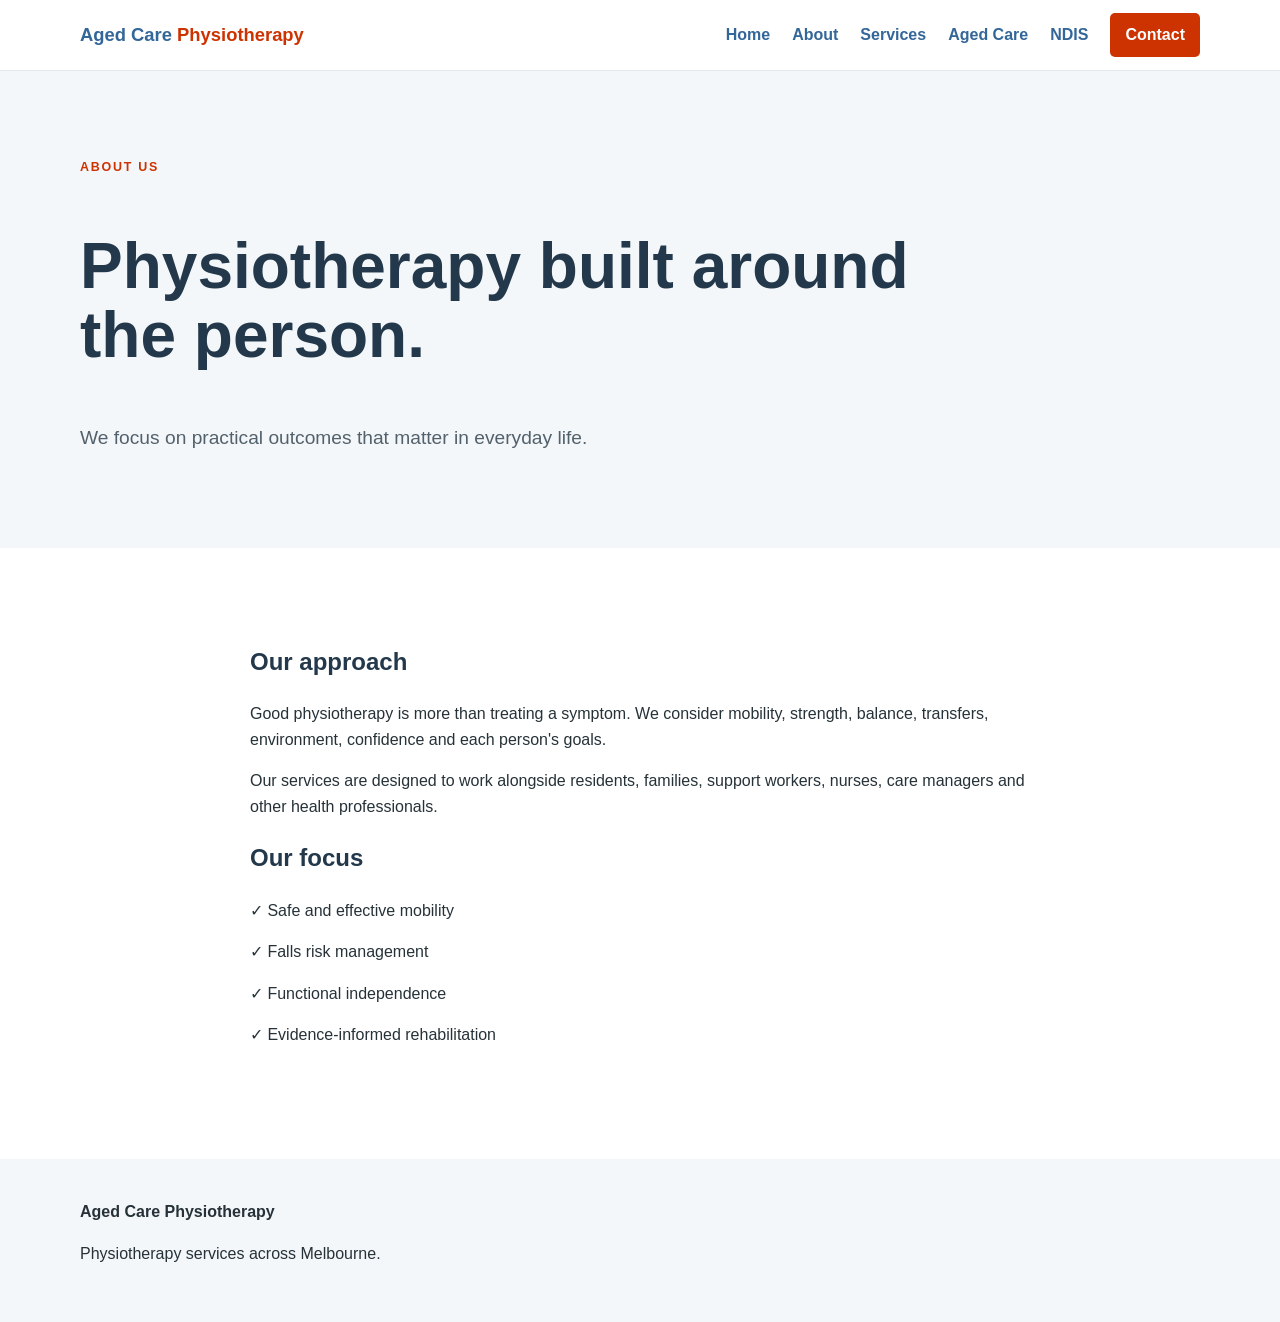
<file: gitlab-test/public/about.html>
<!doctype html><html lang="en-AU"><head><meta charset="utf-8"><meta name="viewport" content="width=device-width,initial-scale=1"><title>About | Aged Care Physiotherapy</title><meta name="description" content="Learn about our person-centred approach to aged care and community physiotherapy."><link rel="stylesheet" href="css/style.css"></head><body><header><div class="container nav"><a class="brand" href="index.html">Aged Care <span>Physiotherapy</span></a><button class="menu">☰</button><nav><a href="index.html">Home</a><a href="about.html">About</a><a href="services.html">Services</a><a href="aged-care.html">Aged Care</a><a href="ndis.html">NDIS</a><a class="cta" href="contact.html">Contact</a></nav></div></header><main><section class="page"><div class="container"><p class="eyebrow">ABOUT US</p><h1>Physiotherapy built around the person.</h1><p class="lead">We focus on practical outcomes that matter in everyday life.</p></div></section><section class="section"><div class="container narrow"><h2>Our approach</h2><p>Good physiotherapy is more than treating a symptom. We consider mobility, strength, balance, transfers, environment, confidence and each person's goals.</p><p>Our services are designed to work alongside residents, families, support workers, nurses, care managers and other health professionals.</p><h2>Our focus</h2><p>✓ Safe and effective mobility</p><p>✓ Falls risk management</p><p>✓ Functional independence</p><p>✓ Evidence-informed rehabilitation</p></div></section></main><footer><div class="container"><strong>Aged Care Physiotherapy</strong><p>Physiotherapy services across Melbourne.</p></div></footer><script src="js/main.js"></script></body></html>
</file>
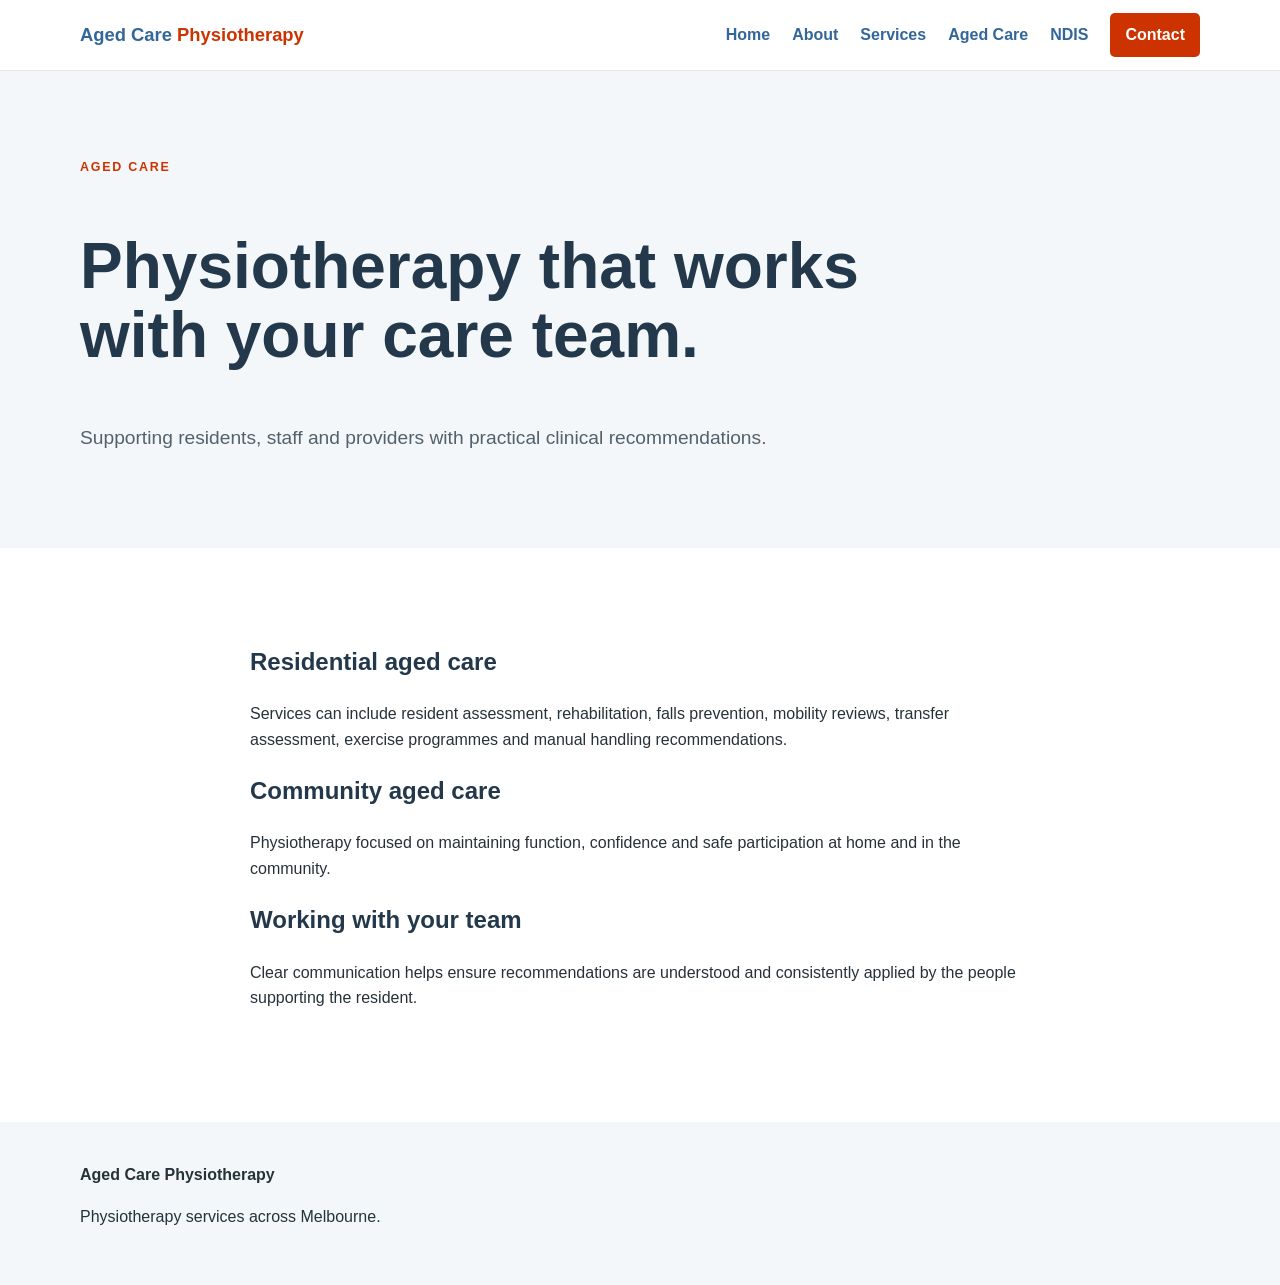
<file: gitlab-test/public/aged-care.html>
<!doctype html><html lang="en-AU"><head><meta charset="utf-8"><meta name="viewport" content="width=device-width,initial-scale=1"><title>Aged Care Physiotherapy Services | Melbourne</title><meta name="description" content="Physiotherapy and mobility services for residential aged care and community aged care providers in Melbourne."><link rel="stylesheet" href="css/style.css"></head><body><header><div class="container nav"><a class="brand" href="index.html">Aged Care <span>Physiotherapy</span></a><button class="menu">☰</button><nav><a href="index.html">Home</a><a href="about.html">About</a><a href="services.html">Services</a><a href="aged-care.html">Aged Care</a><a href="ndis.html">NDIS</a><a class="cta" href="contact.html">Contact</a></nav></div></header><main><section class="page"><div class="container"><p class="eyebrow">AGED CARE</p><h1>Physiotherapy that works with your care team.</h1><p class="lead">Supporting residents, staff and providers with practical clinical recommendations.</p></div></section><section class="section"><div class="container narrow"><h2>Residential aged care</h2><p>Services can include resident assessment, rehabilitation, falls prevention, mobility reviews, transfer assessment, exercise programmes and manual handling recommendations.</p><h2>Community aged care</h2><p>Physiotherapy focused on maintaining function, confidence and safe participation at home and in the community.</p><h2>Working with your team</h2><p>Clear communication helps ensure recommendations are understood and consistently applied by the people supporting the resident.</p></div></section></main><footer><div class="container"><strong>Aged Care Physiotherapy</strong><p>Physiotherapy services across Melbourne.</p></div></footer><script src="js/main.js"></script></body></html>
</file>
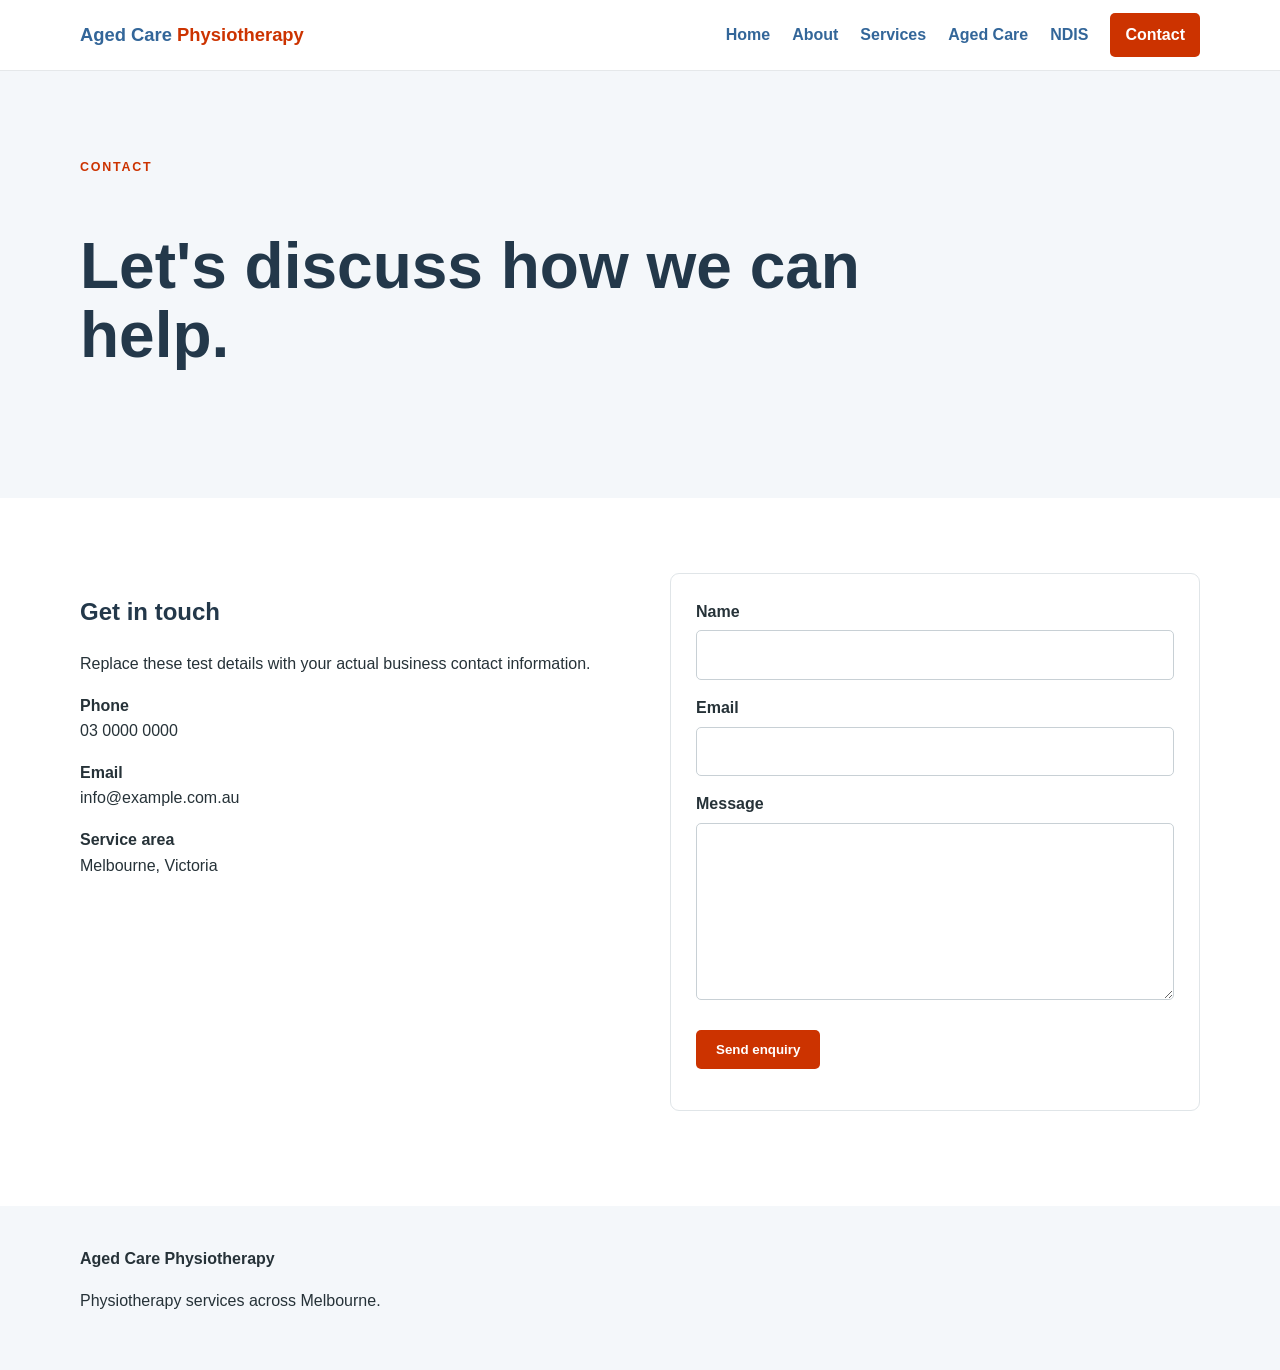
<file: gitlab-test/public/contact.html>
<!doctype html><html lang="en-AU"><head><meta charset="utf-8"><meta name="viewport" content="width=device-width,initial-scale=1"><title>Contact | Aged Care Physiotherapy</title><meta name="description" content="Contact Aged Care Physiotherapy about aged care, community and NDIS physiotherapy services in Melbourne."><link rel="stylesheet" href="css/style.css"></head><body><header><div class="container nav"><a class="brand" href="index.html">Aged Care <span>Physiotherapy</span></a><button class="menu">☰</button><nav><a href="index.html">Home</a><a href="about.html">About</a><a href="services.html">Services</a><a href="aged-care.html">Aged Care</a><a href="ndis.html">NDIS</a><a class="cta" href="contact.html">Contact</a></nav></div></header><main><section class="page"><div class="container"><p class="eyebrow">CONTACT</p><h1>Let's discuss how we can help.</h1></div></section><section class="section"><div class="container contact"><div><h2>Get in touch</h2><p>Replace these test details with your actual business contact information.</p><p><strong>Phone</strong><br>03 0000 0000</p><p><strong>Email</strong><br>info@example.com.au</p><p><strong>Service area</strong><br>Melbourne, Victoria</p></div><form onsubmit="return testForm(event)"><label>Name<input required type="text"></label><label>Email<input required type="email"></label><label>Message<textarea required rows="6"></textarea></label><button class="button" type="submit">Send enquiry</button><p id="message"></p></form></div></section></main><footer><div class="container"><strong>Aged Care Physiotherapy</strong><p>Physiotherapy services across Melbourne.</p></div></footer><script src="js/main.js"></script></body></html>
</file>
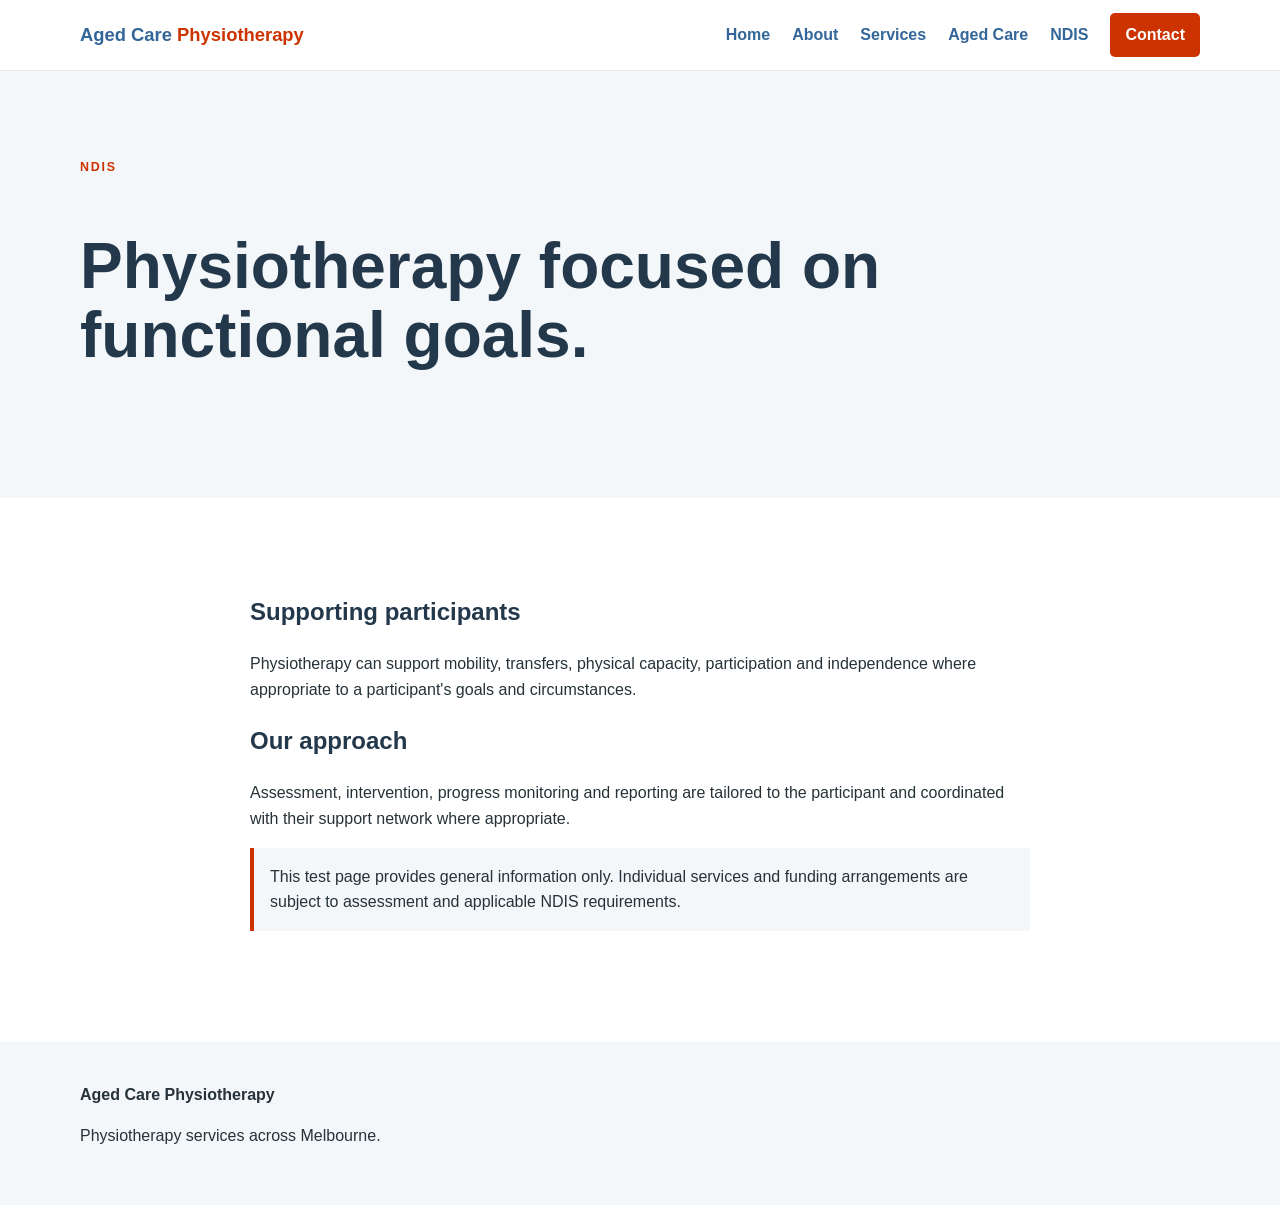
<file: gitlab-test/public/ndis.html>
<!doctype html><html lang="en-AU"><head><meta charset="utf-8"><meta name="viewport" content="width=device-width,initial-scale=1"><title>NDIS Physiotherapy | Aged Care Physiotherapy</title><meta name="description" content="Physiotherapy support for NDIS participants, focused on functional goals, mobility and independence."><link rel="stylesheet" href="css/style.css"></head><body><header><div class="container nav"><a class="brand" href="index.html">Aged Care <span>Physiotherapy</span></a><button class="menu">☰</button><nav><a href="index.html">Home</a><a href="about.html">About</a><a href="services.html">Services</a><a href="aged-care.html">Aged Care</a><a href="ndis.html">NDIS</a><a class="cta" href="contact.html">Contact</a></nav></div></header><main><section class="page"><div class="container"><p class="eyebrow">NDIS</p><h1>Physiotherapy focused on functional goals.</h1></div></section><section class="section"><div class="container narrow"><h2>Supporting participants</h2><p>Physiotherapy can support mobility, transfers, physical capacity, participation and independence where appropriate to a participant's goals and circumstances.</p><h2>Our approach</h2><p>Assessment, intervention, progress monitoring and reporting are tailored to the participant and coordinated with their support network where appropriate.</p><p class="notice">This test page provides general information only. Individual services and funding arrangements are subject to assessment and applicable NDIS requirements.</p></div></section></main><footer><div class="container"><strong>Aged Care Physiotherapy</strong><p>Physiotherapy services across Melbourne.</p></div></footer><script src="js/main.js"></script></body></html>
</file>
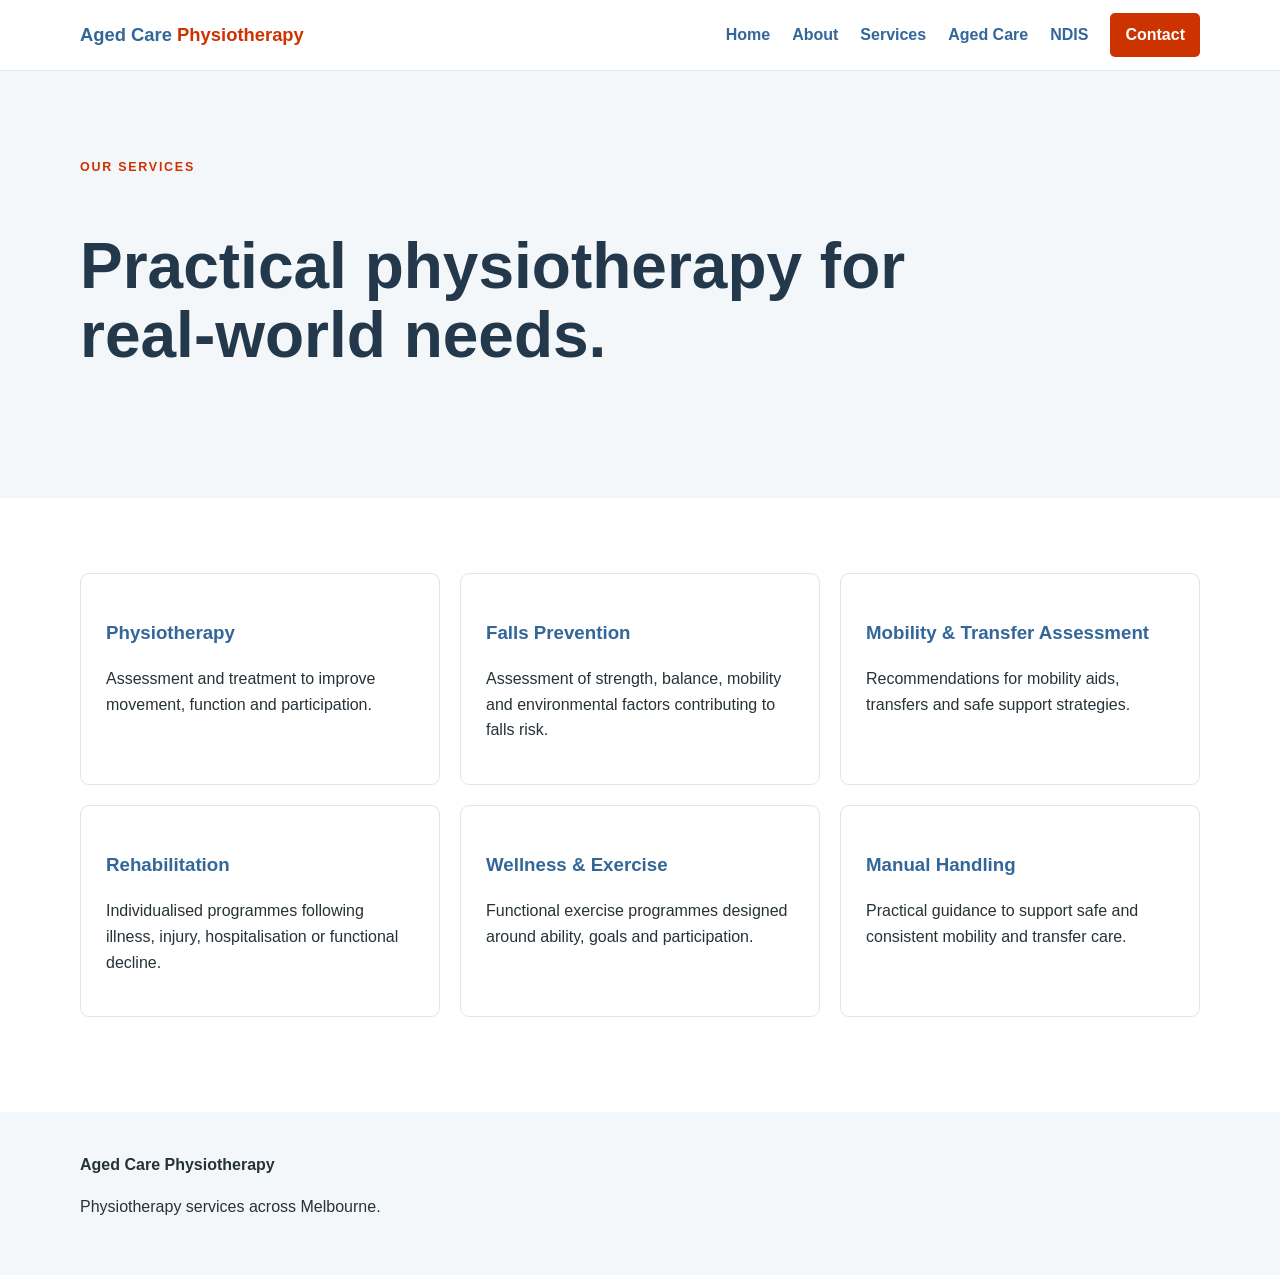
<file: gitlab-test/public/services.html>
<!doctype html><html lang="en-AU"><head><meta charset="utf-8"><meta name="viewport" content="width=device-width,initial-scale=1"><title>Services | Aged Care Physiotherapy</title><meta name="description" content="Physiotherapy, falls prevention, mobility, rehabilitation, wellness and manual handling services."><link rel="stylesheet" href="css/style.css"></head><body><header><div class="container nav"><a class="brand" href="index.html">Aged Care <span>Physiotherapy</span></a><button class="menu">☰</button><nav><a href="index.html">Home</a><a href="about.html">About</a><a href="services.html">Services</a><a href="aged-care.html">Aged Care</a><a href="ndis.html">NDIS</a><a class="cta" href="contact.html">Contact</a></nav></div></header><main><section class="page"><div class="container"><p class="eyebrow">OUR SERVICES</p><h1>Practical physiotherapy for real-world needs.</h1></div></section><section class="section"><div class="container cards"><article><h3>Physiotherapy</h3><p>Assessment and treatment to improve movement, function and participation.</p></article><article><h3>Falls Prevention</h3><p>Assessment of strength, balance, mobility and environmental factors contributing to falls risk.</p></article><article><h3>Mobility & Transfer Assessment</h3><p>Recommendations for mobility aids, transfers and safe support strategies.</p></article><article><h3>Rehabilitation</h3><p>Individualised programmes following illness, injury, hospitalisation or functional decline.</p></article><article><h3>Wellness & Exercise</h3><p>Functional exercise programmes designed around ability, goals and participation.</p></article><article><h3>Manual Handling</h3><p>Practical guidance to support safe and consistent mobility and transfer care.</p></article></div></section></main><footer><div class="container"><strong>Aged Care Physiotherapy</strong><p>Physiotherapy services across Melbourne.</p></div></footer><script src="js/main.js"></script></body></html>
</file>
<file: gitlab-test/public/css/style.css>
*{box-sizing:border-box}body{margin:0;font-family:Arial,Helvetica,sans-serif;color:#263238;line-height:1.6;background:#fff}a{color:#336699}.container{width:min(1120px,92%);margin:auto}header{position:sticky;top:0;background:#fff;border-bottom:1px solid #e5e8ea;z-index:5}.nav{min-height:70px;display:flex;align-items:center;justify-content:space-between}.brand{font-weight:800;font-size:1.15rem;text-decoration:none;color:#336699}.brand span{color:#cc3300}nav{display:flex;gap:22px;align-items:center}nav a{text-decoration:none;font-weight:600}.cta{background:#cc3300;color:#fff!important;padding:9px 15px;border-radius:5px}.menu{display:none;border:0;background:none;font-size:1.5rem}.hero{padding:95px 0;background:#f4f7fa}.page{padding:75px 0;background:#f4f7fa}.eyebrow{font-size:.78rem;letter-spacing:.14em;font-weight:800;color:#cc3300}.hero h1,.page h1{font-size:clamp(2.3rem,5vw,4rem);line-height:1.08;color:#23384a;max-width:850px}.lead{font-size:1.2rem;color:#52616b;max-width:720px}.button{display:inline-block;background:#cc3300;color:#fff;text-decoration:none;border:0;border-radius:5px;padding:12px 20px;font-weight:700;cursor:pointer;margin-top:15px}.button.alt{background:#336699}.section{padding:75px 0}.section h2{color:#23384a}.cards{display:grid;grid-template-columns:repeat(3,1fr);gap:20px}.cards article{padding:25px;border:1px solid #e0e5e8;border-radius:9px}.cards h3{color:#336699}.narrow{max-width:780px}.notice{padding:16px;border-left:4px solid #cc3300;background:#f4f7fa}.contact{display:grid;grid-template-columns:1fr 1fr;gap:60px}.contact form{padding:25px;border:1px solid #e0e5e8;border-radius:9px}.contact label{display:block;font-weight:700;margin-bottom:15px}.contact input,.contact textarea{display:block;width:100%;margin-top:6px;padding:11px;border:1px solid #c8d0d5;border-radius:5px;font:inherit}.contact textarea{resize:vertical}footer{padding:40px 0;background:#f4f7fa;margin-top:20px}@media(max-width:750px){.menu{display:block}nav{display:none;position:absolute;left:0;right:0;top:70px;background:#fff;padding:20px;flex-direction:column}.nav.open nav{display:flex}.hero,.page{padding:60px 0}.section{padding:55px 0}.cards,.contact{grid-template-columns:1fr}}
</file>
